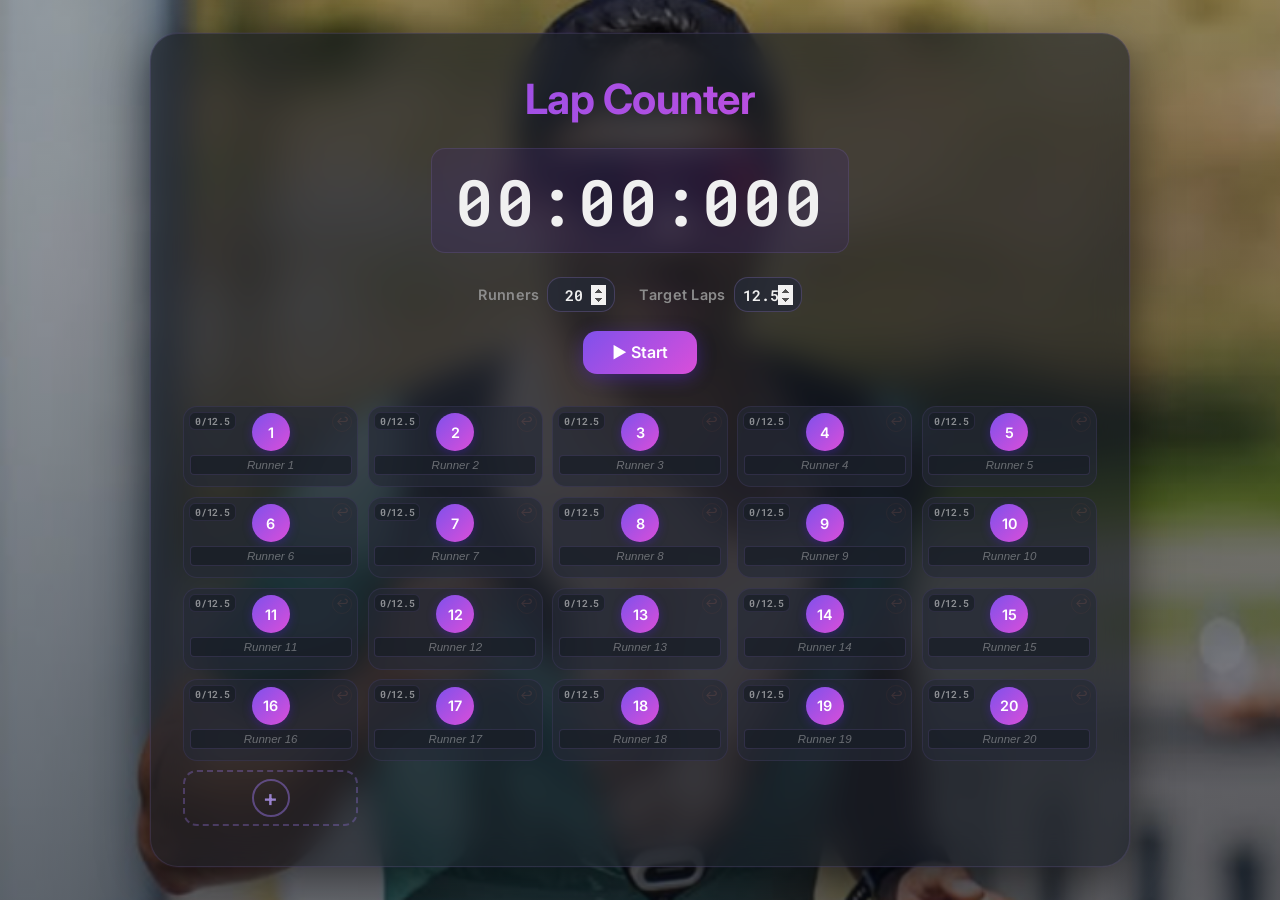
<file: index.html>
<!DOCTYPE html>
<html lang="en">
<head>
  <meta charset="UTF-8" />
  <meta name="viewport" content="width=device-width, initial-scale=1.0" />
  <title>Lap Counter</title>
  <meta name="description" content="A premium lap counter with mm:ss:ms timer and 20 numbered lap tags." />
  <link rel="preconnect" href="https://fonts.googleapis.com" />
  <link rel="preconnect" href="https://fonts.gstatic.com" crossorigin />
  <link href="https://fonts.googleapis.com/css2?family=Inter:wght@400;600;700&family=Roboto+Mono:wght@400;600&display=swap" rel="stylesheet" />
  <link rel="stylesheet" href="style.css?v=7" />
  <!-- SheetJS for Excel export -->
  <script src="https://cdn.sheetjs.com/xlsx-0.20.2/package/dist/xlsx.full.min.js"></script>
</head>
<body>
  <div class="bg-image"></div>
  <main class="container">

    <h1>Lap Counter</h1>
    <div class="counter-display" id="counter">00:00:000</div>

    <div class="tag-setup">
      <div class="setup-field">
        <label for="tagCount">Runners</label>
        <input type="number" id="tagCount" min="1" max="100" value="20" />
      </div>
      <div class="setup-field">
        <label for="targetLaps" title="Target laps (e.g. 12.5 for 5K, 7.5 for 3K, 4 for 1600m)">Target Laps</label>
        <input type="number" id="targetLaps" min="0.5" max="100" step="0.5" value="12.5" />
      </div>
    </div>

    <div class="controls">
      <button class="btn start-btn" id="startBtn">▶ Start</button>
      <button class="btn stop-btn"  id="stopBtn" hidden>■ Stop</button>
      <button class="btn download-btn" id="downloadBtn">↓ Download Excel</button>
    </div>

    <section class="laps" id="lapsSection">
      <div class="lap-buttons" id="lapButtons"></div>
    </section>
  </main>
  <script src="script.js?v=7"></script>
</body>
</html>
</file>
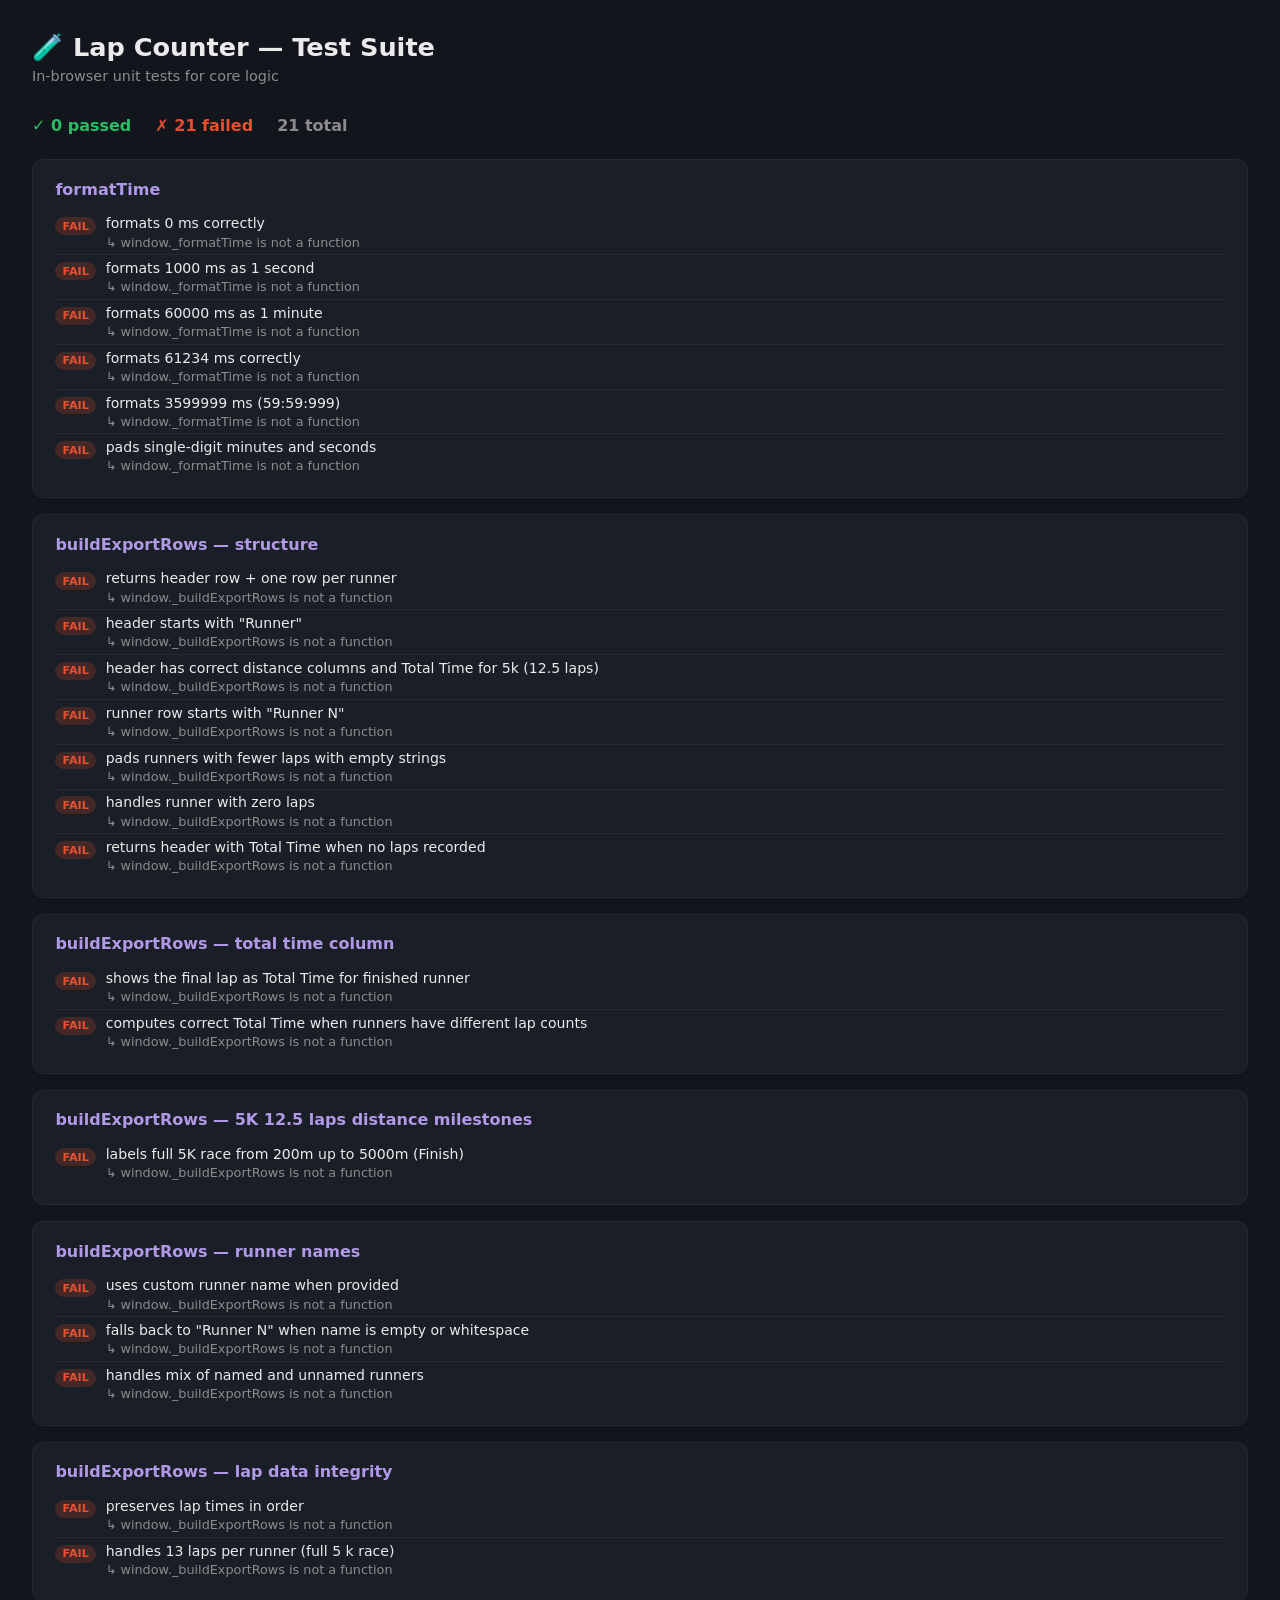
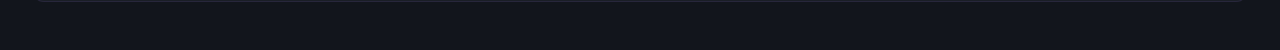
<file: test.html>
<!DOCTYPE html>
<html lang="en">
<head>
  <meta charset="UTF-8" />
  <title>Lap Counter — Test Suite</title>
  <style>
    :root {
      --pass: hsl(145,65%,45%);
      --fail: hsl(10,80%,55%);
      --bg: hsl(224,20%,9%);
      --card: hsla(224,18%,14%,0.8);
      --text: hsl(0,0%,92%);
      --muted: hsl(0,0%,55%);
    }
    *, *::before, *::after { box-sizing: border-box; margin: 0; padding: 0; }
    body {
      font-family: 'Inter', system-ui, sans-serif;
      background: var(--bg);
      color: var(--text);
      padding: 2rem;
      min-height: 100vh;
    }
    h1 { font-size: 1.6rem; margin-bottom: 0.4rem; }
    .subtitle { color: var(--muted); font-size: 0.9rem; margin-bottom: 2rem; }
    .summary {
      display: flex; gap: 1.5rem; margin-bottom: 1.5rem;
      font-size: 1rem; font-weight: 600;
    }
    .summary .pass { color: var(--pass); }
    .summary .fail { color: var(--fail); }
    .suite {
      background: var(--card);
      border-radius: 12px;
      padding: 1.2rem 1.4rem;
      margin-bottom: 1rem;
      border: 1px solid hsla(258,50%,60%,0.12);
    }
    .suite h2 { font-size: 1rem; margin-bottom: 0.75rem; color: hsl(258,60%,75%); }
    .test {
      display: flex; align-items: flex-start; gap: 0.6rem;
      padding: 0.3rem 0; border-bottom: 1px solid hsla(0,0%,100%,0.05);
      font-size: 0.88rem;
    }
    .test:last-child { border-bottom: none; }
    .badge {
      flex-shrink: 0;
      font-size: 0.7rem; font-weight: 700;
      padding: 0.15rem 0.45rem;
      border-radius: 99px;
      margin-top: 2px;
    }
    .badge.pass { background: hsla(145,65%,45%,0.2); color: var(--pass); }
    .badge.fail { background: hsla(10,80%,55%,0.2);  color: var(--fail); }
    .detail { color: var(--muted); font-size: 0.8rem; margin-top: 0.2rem; }
  </style>
</head>
<body>
  <h1>🧪 Lap Counter — Test Suite</h1>
  <p class="subtitle">In-browser unit tests for core logic</p>
  <div class="summary" id="summary"></div>
  <div id="results"></div>

  <!-- Load the app script so window._formatTime and window._buildExportRows are available -->
  <!-- We stub the DOM so script.js doesn't crash outside the app page -->
  <script>
    /* ── Minimal DOM stubs so script.js doesn't throw ── */
    const _stub = () => ({
      addEventListener: () => {},
      classList: { add: () => {}, remove: () => {} },
      querySelector: () => ({ textContent: '' }),
    });
    const _origGetEl = document.getElementById.bind(document);
    document.getElementById = (id) => _origGetEl(id) || {
      addEventListener: () => {},
      classList: { add: () => {}, remove: () => {} },
      querySelector: () => ({ textContent: '' }),
      hidden: true,
    };

    /* localStorage stub (test page shares origin, but we don't want side-effects) */
    const _fakeStorage = {};
    const _ls = {
      getItem: k => _fakeStorage[k] ?? null,
      setItem: (k, v) => { _fakeStorage[k] = v; },
      removeItem: k => { delete _fakeStorage[k]; },
    };
    Object.defineProperty(window, 'localStorage', { value: _ls });

    /* XLSX stub */
    window.XLSX = {
      utils: { aoa_to_sheet: () => ({}), book_new: () => ({}), book_append_sheet: () => {} },
      writeFile: () => {},
    };
  </script>
  <script src="script.js"></script>
  <script>
    /* ══════════════════════════════════════
       TINY TEST RUNNER
    ══════════════════════════════════════ */
    const suites  = [];
    let currentSuite = null;

    function describe(name, fn) {
      currentSuite = { name, tests: [] };
      suites.push(currentSuite);
      fn();
    }

    function it(desc, fn) {
      let passed = false, error = '';
      try { fn(); passed = true; }
      catch (e) { error = e.message || String(e); }
      currentSuite.tests.push({ desc, passed, error });
    }

    function expect(val) {
      return {
        toBe(expected) {
          if (val !== expected)
            throw new Error(`Expected ${JSON.stringify(expected)}, got ${JSON.stringify(val)}`);
        },
        toEqual(expected) {
          const a = JSON.stringify(val), b = JSON.stringify(expected);
          if (a !== b) throw new Error(`Expected ${b}, got ${a}`);
        },
        toHaveLength(len) {
          if ((val?.length ?? -1) !== len)
            throw new Error(`Expected length ${len}, got ${val?.length}`);
        },
        toContain(item) {
          if (!val?.includes(item))
            throw new Error(`Expected array to contain ${JSON.stringify(item)}`);
        },
        toBeTruthy() {
          if (!val) throw new Error(`Expected truthy, got ${JSON.stringify(val)}`);
        },
        toBeFalsy() {
          if (val)  throw new Error(`Expected falsy, got ${JSON.stringify(val)}`);
        },
      };
    }

    /* ══════════════════════════════════════
       TESTS
    ══════════════════════════════════════ */

    describe('formatTime', () => {
      it('formats 0 ms correctly', () => {
        expect(window._formatTime(0)).toBe('00:00:000');
      });
      it('formats 1000 ms as 1 second', () => {
        expect(window._formatTime(1000)).toBe('00:01:000');
      });
      it('formats 60000 ms as 1 minute', () => {
        expect(window._formatTime(60000)).toBe('01:00:000');
      });
      it('formats 61234 ms correctly', () => {
        expect(window._formatTime(61234)).toBe('01:01:234');
      });
      it('formats 3599999 ms (59:59:999)', () => {
        expect(window._formatTime(3599999)).toBe('59:59:999');
      });
      it('pads single-digit minutes and seconds', () => {
        expect(window._formatTime(5050)).toBe('00:05:050');
      });
    });

    describe('buildExportRows — structure', () => {
      it('returns header row + one row per runner', () => {
        const laps = { 1: ['00:01:000', '00:02:000'], 2: ['00:01:500'] };
        const rows = window._buildExportRows(laps, 2);
        expect(rows).toHaveLength(3);          // header + 2 runners
      });
      it('header starts with "Runner"', () => {
        const rows = window._buildExportRows({ 1: ['00:01:000'] }, 1);
        expect(rows[0][0]).toBe('Runner');
      });
      it('header has correct distance columns and Total Time for 5k (12.5 laps)', () => {
        const rows = window._buildExportRows({ 1: ['t1', 't2', 't3'] }, 1);
        expect(rows[0]).toEqual(['Runner', '200m', '600m', '1000m', 'Total Time']);
      });
      it('runner row starts with "Runner N"', () => {
        const rows = window._buildExportRows({ 1: ['t1'] }, 1);
        expect(rows[1][0]).toBe('Runner 1');
      });
      it('pads runners with fewer laps with empty strings', () => {
        const laps = { 1: ['t1', 't2'], 2: ['t1'] };
        const rows = window._buildExportRows(laps, 2);
        expect(rows[2][2]).toBe('');   // Runner 2, Lap 2 → empty
        expect(rows[2][3]).toBe('t1');  // Runner 2, Total Time → t1
      });
      it('handles runner with zero laps', () => {
        const rows = window._buildExportRows({ 1: ['t1'] }, 2);
        expect(rows[2][0]).toBe('Runner 2');
        expect(rows[2][1]).toBe('');
        expect(rows[2][2]).toBe('');   // Runner 2 Total Time empty
      });
      it('returns header with Total Time when no laps recorded', () => {
        const rows = window._buildExportRows({}, 3);
        expect(rows).toHaveLength(4);   // header + 3 empty runner rows
        expect(rows[0]).toEqual(['Runner', 'Total Time']);
      });
    });

    describe('buildExportRows — total time column', () => {
      it('shows the final lap as Total Time for finished runner', () => {
        const laps = { 1: ['00:01:000', '00:02:500', '00:04:123'] };
        const rows = window._buildExportRows(laps, 1);
        // Header: ['Runner', '200m', '600m', '1000m', 'Total Time']
        expect(rows[1][4]).toBe('00:04:123');
      });
      it('computes correct Total Time when runners have different lap counts', () => {
        const laps = {
          1: ['00:01:000', '00:02:000', '00:03:000'],
          2: ['00:01:200']
        };
        const rows = window._buildExportRows(laps, 2);
        // Runner 1 total time is Lap 3
        expect(rows[1][4]).toBe('00:03:000');
        // Runner 2 total time is Lap 1
        expect(rows[2][4]).toBe('00:01:200');
      });
    });

    describe('buildExportRows — 5K 12.5 laps distance milestones', () => {
      it('labels full 5K race from 200m up to 5000m (Finish)', () => {
        const times = Array.from({ length: 13 }, (_, i) => `00:0${i}:000`);
        const rows = window._buildExportRows({ 1: times }, 1, {}, 12.5);
        expect(rows[0][1]).toBe('200m');
        expect(rows[0][2]).toBe('600m');
        expect(rows[0][13]).toBe('5000m (Finish)');
        expect(rows[0][14]).toBe('Total Time');
      });
    });

    describe('buildExportRows — runner names', () => {
      it('uses custom runner name when provided', () => {
        const laps = { 1: ['00:01:000'] };
        const names = { 1: 'Usain Bolt' };
        const rows = window._buildExportRows(laps, 1, names);
        expect(rows[1][0]).toBe('1 - Usain Bolt');
      });
      it('falls back to "Runner N" when name is empty or whitespace', () => {
        const laps = { 1: ['00:01:000'], 2: ['00:02:000'] };
        const names = { 1: '', 2: '   ' };
        const rows = window._buildExportRows(laps, 2, names);
        expect(rows[1][0]).toBe('Runner 1');
        expect(rows[2][0]).toBe('Runner 2');
      });
      it('handles mix of named and unnamed runners', () => {
        const laps = { 1: ['00:01:000'], 2: ['00:02:000'] };
        const names = { 2: 'Mo Farah' };
        const rows = window._buildExportRows(laps, 2, names);
        expect(rows[1][0]).toBe('Runner 1');
        expect(rows[2][0]).toBe('2 - Mo Farah');
      });
    });

    describe('buildExportRows — lap data integrity', () => {
      it('preserves lap times in order', () => {
        const times = ['00:01:000', '00:02:500', '00:04:123'];
        const rows = window._buildExportRows({ 1: times }, 1);
        expect(rows[1][1]).toBe('00:01:000');
        expect(rows[1][2]).toBe('00:02:500');
        expect(rows[1][3]).toBe('00:04:123');
      });
      it('handles 13 laps per runner (full 5 k race)', () => {
        const times = Array.from({ length: 13 }, (_, i) => `00:0${Math.floor(i/10)}:${i}00`);
        const rows = window._buildExportRows({ 1: times }, 1);
        expect(rows[0]).toHaveLength(15);  // Runner + 13 laps + Total Time
      });
    });

    /* ══════════════════════════════════════
       RENDER RESULTS
    ══════════════════════════════════════ */

    let totalPass = 0, totalFail = 0;
    const resultsEl = document.getElementById('results');

    suites.forEach(suite => {
      const suiteEl = document.createElement('div');
      suiteEl.className = 'suite';
      suiteEl.innerHTML = `<h2>${suite.name}</h2>`;

      suite.tests.forEach(t => {
        if (t.passed) totalPass++; else totalFail++;
        const div = document.createElement('div');
        div.className = 'test';
        div.innerHTML = `
          <span class="badge ${t.passed ? 'pass' : 'fail'}">${t.passed ? 'PASS' : 'FAIL'}</span>
          <div>
            ${t.desc}
            ${!t.passed ? `<div class="detail">↳ ${t.error}</div>` : ''}
          </div>`;
        suiteEl.appendChild(div);
      });
      resultsEl.appendChild(suiteEl);
    });

    document.getElementById('summary').innerHTML = `
      <span class="pass">✓ ${totalPass} passed</span>
      <span class="fail">${totalFail > 0 ? `✗ ${totalFail} failed` : '✓ 0 failed'}</span>
      <span style="color:var(--muted)">${totalPass + totalFail} total</span>`;
  </script>
</body>
</html>
</file>
<file: style.css>
/* ── Design tokens ── */
:root {
  --bg-deep:    hsl(224, 20%, 8%);
  --bg-card:    hsla(224, 20%, 12%, 0.62);
  --accent:     hsl(258, 80%, 62%);
  --accent-alt: hsl(300, 65%, 58%);
  --danger:     hsl(12, 80%, 55%);
  --danger-alt: hsl(24, 72%, 50%);
  --text:       hsl(0, 0%, 94%);
  --text-muted: hsl(0, 0%, 55%);
  --radius:     14px;
  --ease:       0.25s cubic-bezier(.4,0,.2,1);
}

/* ── Reset / base ── */
*, *::before, *::after { box-sizing: border-box; margin: 0; padding: 0; }

html {
  min-height: 100%;
}

body {
  min-height: 100vh;
  font-family: 'Inter', system-ui, sans-serif;
  color: var(--text);
  display: flex;
  align-items: center;
  justify-content: center;
  padding: 2rem 1rem;
  -webkit-text-size-adjust: 100%;
  background-color: hsl(224, 22%, 9%);
  position: relative;
}

/* ── Fullscreen Background Photo Layer ── */
.bg-image {
  position: fixed;
  top: 0;
  left: 0;
  width: 100vw;
  height: 100vh;
  z-index: 0;
  background-image:
    linear-gradient(180deg, rgba(10, 14, 24, 0.35) 0%, rgba(10, 14, 24, 0.6) 100%),
    url('background.png');
  background-size: cover;
  background-position: center 20%;
  background-repeat: no-repeat;
  pointer-events: none;
}

/* ── Card ── */
.container {
  position: relative;
  z-index: 1;
  background: var(--bg-card);
  border: 1px solid hsla(258,60%,70%,0.15);
  border-radius: calc(var(--radius) * 2);
  backdrop-filter: blur(16px);
  -webkit-backdrop-filter: blur(16px);
  box-shadow: 0 12px 48px rgba(0,0,0,0.55), 0 0 0 1px hsla(258,60%,60%,0.08);
  padding: 2.5rem 2rem;
  width: min(980px, 96vw);
  text-align: center;
}

/* ── Title ── */
h1 {
  font-size: clamp(1.8rem, 4vw, 2.6rem);
  font-weight: 700;
  letter-spacing: -0.5px;
  background: linear-gradient(90deg, var(--accent), var(--accent-alt));
  -webkit-background-clip: text;
  -webkit-text-fill-color: transparent;
  background-clip: text;
  margin-bottom: 1.5rem;
}

/* ── Timer display ── */
.counter-display {
  font-family: 'Roboto Mono', monospace;
  font-size: clamp(2.4rem, 7vw, 4rem);
  font-weight: 600;
  letter-spacing: 0.05em;
  color: var(--text);
  background: hsla(258,50%,30%,0.25);
  border: 1px solid hsla(258,60%,70%,0.15);
  border-radius: var(--radius);
  padding: 0.6rem 1.4rem;
  display: inline-block;
  margin-bottom: 1.5rem;
  min-width: 14rem;
  text-align: center;
}

/* ── Race Setup (Runners + Target Laps) ── */
.tag-setup {
  display: flex;
  align-items: center;
  justify-content: center;
  gap: 1.5rem;
  margin-bottom: 1.2rem;
  flex-wrap: wrap;
}
.setup-field {
  display: flex;
  align-items: center;
  gap: 0.5rem;
}
.setup-field label {
  font-size: 0.9rem;
  font-weight: 600;
  color: var(--text-muted);
  letter-spacing: 0.02em;
}
.setup-field input[type="number"] {
  width: 68px;
  padding: 0.4rem 0.5rem;
  background: hsla(224,18%,18%,0.8);
  border: 1px solid hsla(258,60%,70%,0.25);
  border-radius: var(--radius);
  color: var(--text);
  font-family: 'Roboto Mono', monospace;
  font-size: 0.95rem;
  font-weight: 600;
  text-align: center;
  outline: none;
  transition: border-color var(--ease);
  -moz-appearance: textfield;
}
.setup-field input[type="number"]::-webkit-inner-spin-button,
.setup-field input[type="number"]::-webkit-outer-spin-button { opacity: 1; }
.setup-field input[type="number"]:focus {
  border-color: var(--accent);
  box-shadow: 0 0 0 3px hsla(258,80%,60%,0.2);
}
.setup-field input[type="number"]:disabled {
  opacity: 0.45;
  cursor: not-allowed;
}

/* ── Controls row ── */
.controls {
  display: flex;
  gap: 1rem;
  justify-content: center;
  margin-bottom: 2rem;
  flex-wrap: wrap;
}

/* ── Shared button ── */
.btn {
  cursor: pointer;
  border: none;
  border-radius: var(--radius);
  padding: 0.7rem 1.8rem;
  font-size: 1rem;
  font-weight: 600;
  font-family: inherit;
  color: #fff;
  transition: transform var(--ease), box-shadow var(--ease), filter var(--ease);
  touch-action: manipulation;
  -webkit-tap-highlight-color: transparent;
  -webkit-user-select: none;
  user-select: none;
}
.btn:hover  { transform: translateY(-3px); filter: brightness(1.1); }
.btn:active { transform: translateY(0);    filter: brightness(0.9); }

.start-btn {
  background: linear-gradient(135deg, var(--accent), var(--accent-alt));
  box-shadow: 0 4px 18px hsla(258,80%,55%,0.4);
}
.stop-btn {
  background: linear-gradient(135deg, var(--danger), var(--danger-alt));
  box-shadow: 0 4px 18px hsla(12,80%,45%,0.35);
}
.download-btn {
  background: linear-gradient(135deg, hsl(145,65%,38%), hsl(160,60%,34%));
  box-shadow: 0 4px 18px hsla(145,65%,30%,0.4);
  display: none;           /* hidden by default */
  align-items: center;
  gap: 0.4rem;
}
.download-btn.show {
  display: flex;
  animation: fadeIn 0.3s ease;
}
@keyframes fadeIn {
  from { opacity: 0; transform: translateY(4px); }
  to   { opacity: 1; transform: translateY(0); }
}
/* Start → Restart visual shift */
.start-btn.restart {
  background: linear-gradient(135deg, hsl(198,80%,45%), hsl(220,75%,52%));
  box-shadow: 0 4px 18px hsla(198,80%,40%,0.4);
}

/* ── Lap grid — 5 columns, compact ── */
.lap-buttons {
  display: grid;
  grid-template-columns: repeat(5, 1fr);
  gap: 0.6rem;
}

/* ── Individual lap tag card ── */
.lap-item {
  background: hsla(224,18%,18%,0.65);
  border: 1px solid hsla(258,50%,60%,0.12);
  border-radius: var(--radius);
  padding: 0.4rem 0.35rem 0.45rem;
  display: flex;
  flex-direction: column;
  align-items: center;
  gap: 0.25rem;
  position: relative;     /* anchor for undo button & lap badge */
  transition: box-shadow var(--ease), border-color var(--ease);
}
.lap-item:hover { box-shadow: 0 0 0 2px hsla(258,80%,65%,0.3); }

/* Card bell lap state */
.lap-item.is-bell {
  border-color: hsla(45, 95%, 55%, 0.45);
  box-shadow: 0 0 10px hsla(45, 90%, 50%, 0.18);
}

/* Card finished state */
.lap-item.is-finished {
  border-color: hsla(145, 70%, 45%, 0.5);
  box-shadow: 0 0 12px hsla(145, 65%, 40%, 0.22);
}
.lap-item.is-finished .lap-btn {
  background: linear-gradient(135deg, hsl(145, 65%, 40%), hsl(160, 60%, 35%));
  box-shadow: 0 2px 10px hsla(145, 65%, 35%, 0.4);
}

/* ── Lap Progress Badge (Top-left corner) ── */
.lap-badge {
  position: absolute;
  top: 5px;
  left: 5px;
  font-family: 'Roboto Mono', monospace;
  font-size: 0.65rem;
  font-weight: 600;
  padding: 1px 5px;
  border-radius: 6px;
  color: hsla(0, 0%, 100%, 0.5);
  background: hsla(224, 20%, 12%, 0.65);
  border: 1px solid hsla(258, 40%, 60%, 0.15);
  letter-spacing: -0.02em;
  transition: all var(--ease);
  pointer-events: none;
}

/* Bell lap alert: 1 lap to go */
.lap-badge.bell {
  color: hsl(45, 100%, 70%);
  background: hsla(45, 100%, 45%, 0.18);
  border-color: hsla(45, 100%, 55%, 0.55);
  box-shadow: 0 0 8px hsla(45, 100%, 50%, 0.25);
  animation: bellPulse 1.3s infinite ease-in-out;
}

@keyframes bellPulse {
  0%, 100% { transform: scale(1); }
  50%      { transform: scale(1.08); }
}

/* Finished state */
.lap-badge.finished {
  color: hsl(145, 80%, 75%);
  background: hsla(145, 70%, 35%, 0.28);
  border-color: hsla(145, 70%, 50%, 0.65);
  box-shadow: 0 0 8px hsla(145, 70%, 45%, 0.3);
}

/* ── Numbered lap button ── */
.lap-btn {
  width: 38px;
  height: 38px;
  padding: 0;
  font-size: 0.9rem;
  border-radius: 50%;
  background: linear-gradient(135deg, var(--accent), var(--accent-alt));
  box-shadow: 0 2px 10px hsla(258,80%,50%,0.35);
  flex-shrink: 0;
  transition: transform 0.08s ease, filter 0.08s ease;
}
.lap-btn:active {
  transform: scale(0.88);
  filter: brightness(1.25);
}

/* ── Runner Name Input ── */
.runner-name-input {
  width: 100%;
  height: 20px;
  padding: 0 4px;
  font-size: 0.72rem;
  font-weight: 500;
  text-align: center;
  color: hsl(0, 0%, 95%);
  background: hsla(224, 20%, 12%, 0.65);
  border: 1px solid hsla(258, 40%, 60%, 0.2);
  border-radius: 4px;
  outline: none;
  transition: border-color var(--ease), background var(--ease);
  box-sizing: border-box;
}
.runner-name-input:focus {
  border-color: hsla(258, 80%, 65%, 0.7);
  background: hsla(224, 20%, 15%, 0.95);
}
.runner-name-input::placeholder {
  color: hsla(0, 0%, 100%, 0.35);
  font-style: italic;
}

/* ── Lap time list — shows ~2 rows, auto-scrolls ── */
.lap-list {
  width: 100%;
  max-height: 2.8rem;       /* ~2 lap rows visible */
  overflow-y: auto;
  display: flex;
  flex-direction: column;
  gap: 0.18rem;
  scrollbar-width: thin;
  scrollbar-color: hsla(258,60%,60%,0.4) transparent;
}
.lap-list::-webkit-scrollbar { width: 4px; }
.lap-list::-webkit-scrollbar-thumb {
  background: hsla(258,60%,60%,0.4);
  border-radius: 99px;
}
.lap-list span {
  display: block;
  background: hsla(258,40%,20%,0.5);
  border-radius: 6px;
  padding: 0.15rem 0.35rem;
  font-family: 'Roboto Mono', monospace;
  font-size: 0.68rem;
  color: hsl(258,60%,85%);
  text-align: left;
  white-space: nowrap;
  overflow: hidden;
  text-overflow: ellipsis;
  flex-shrink: 0;
}

/* ── + Add runner card ── */
.add-card {
  background: transparent;
  border: 2px dashed hsla(258,60%,65%,0.35);
  justify-content: center;
  cursor: default;
  transition: border-color var(--ease), background var(--ease);
}
.add-card:hover {
  border-color: hsla(258,80%,70%,0.7);
  background: hsla(258,40%,20%,0.2);
  box-shadow: none;
}
.add-btn {
  width: 38px;
  height: 38px;
  padding: 0;
  font-size: 1.4rem;
  line-height: 1;
  border-radius: 50%;
  background: transparent;
  box-shadow: none;
  color: hsla(258,70%,75%,0.85);
  border: 2px solid hsla(258,60%,65%,0.5);
  transition: background var(--ease), color var(--ease), border-color var(--ease), transform var(--ease);
}
.add-btn:hover {
  background: hsla(258,70%,55%,0.9);
  color: #fff;
  border-color: transparent;
  transform: scale(1.12);
  filter: none;
}

/* ── ↩ Undo last lap button — top-right corner ── */
.undo-btn {
  position: absolute;
  top: 5px;
  right: 5px;
  width: 20px;
  height: 20px;
  padding: 0;
  font-size: 0.7rem;
  line-height: 1;
  border-radius: 50%;
  background: transparent;
  box-shadow: none;
  color: hsla(12,70%,65%,0.75);
  border: 1.5px solid hsla(12,60%,55%,0.35);
  transition: background var(--ease), color var(--ease),
              border-color var(--ease), transform var(--ease), opacity var(--ease);
}
.undo-btn:hover:not(:disabled) {
  background: hsla(12,80%,50%,0.85);
  color: #fff;
  border-color: transparent;
  transform: scale(1.15);
  filter: none;
}
.undo-btn:disabled {
  opacity: 0.18;
  cursor: not-allowed;
  transform: none;
}

/* ── Mobile responsiveness ── */
@media (max-width: 820px) {
  .lap-buttons {
    grid-template-columns: repeat(4, 1fr);
  }
}

@media (max-width: 620px) {
  body {
    padding: 0.5rem 0.25rem;
    align-items: flex-start;
  }
  .container {
    padding: 1.25rem 0.6rem;
    border-radius: var(--radius);
    width: 100%;
  }
  h1 {
    font-size: 1.5rem;
    margin-bottom: 0.6rem;
  }
  .counter-display {
    font-size: clamp(2rem, 9vw, 2.7rem);
    padding: 0.5rem 0.8rem;
    min-width: unset;
    width: 100%;
    margin-bottom: 0.8rem;
  }
  .tag-setup {
    margin-bottom: 0.8rem;
    gap: 0.5rem;
  }
  .controls {
    gap: 0.5rem;
    margin-bottom: 1.2rem;
  }
  .controls .btn {
    flex: 1 1 calc(50% - 0.5rem);
    padding: 0.65rem 0.8rem;
    font-size: 0.95rem;
    text-align: center;
    justify-content: center;
  }
  .download-btn.show {
    flex: 1 1 100%;
  }
  .lap-buttons {
    grid-template-columns: repeat(3, 1fr);
    gap: 0.45rem;
  }
  .lap-item {
    padding: 0.35rem 0.25rem 0.4rem;
  }
  .lap-btn {
    width: 44px;
    height: 44px;
    font-size: 1rem;
  }
  .add-btn {
    width: 44px;
    height: 44px;
  }
  .runner-name-input {
    font-size: 0.72rem;
    height: 22px;
  }
  .lap-list {
    max-height: 2.6rem;
  }
  .lap-list span {
    font-size: 0.62rem;
    padding: 0.12rem 0.25rem;
  }
  .undo-btn {
    top: 3px;
    right: 3px;
    width: 22px;
    height: 22px;
    font-size: 0.75rem;
  }
}

@media (max-width: 380px) {
  .lap-buttons {
    grid-template-columns: repeat(2, 1fr);
    gap: 0.4rem;
  }
  .counter-display {
    font-size: 1.8rem;
  }
}
</file>
